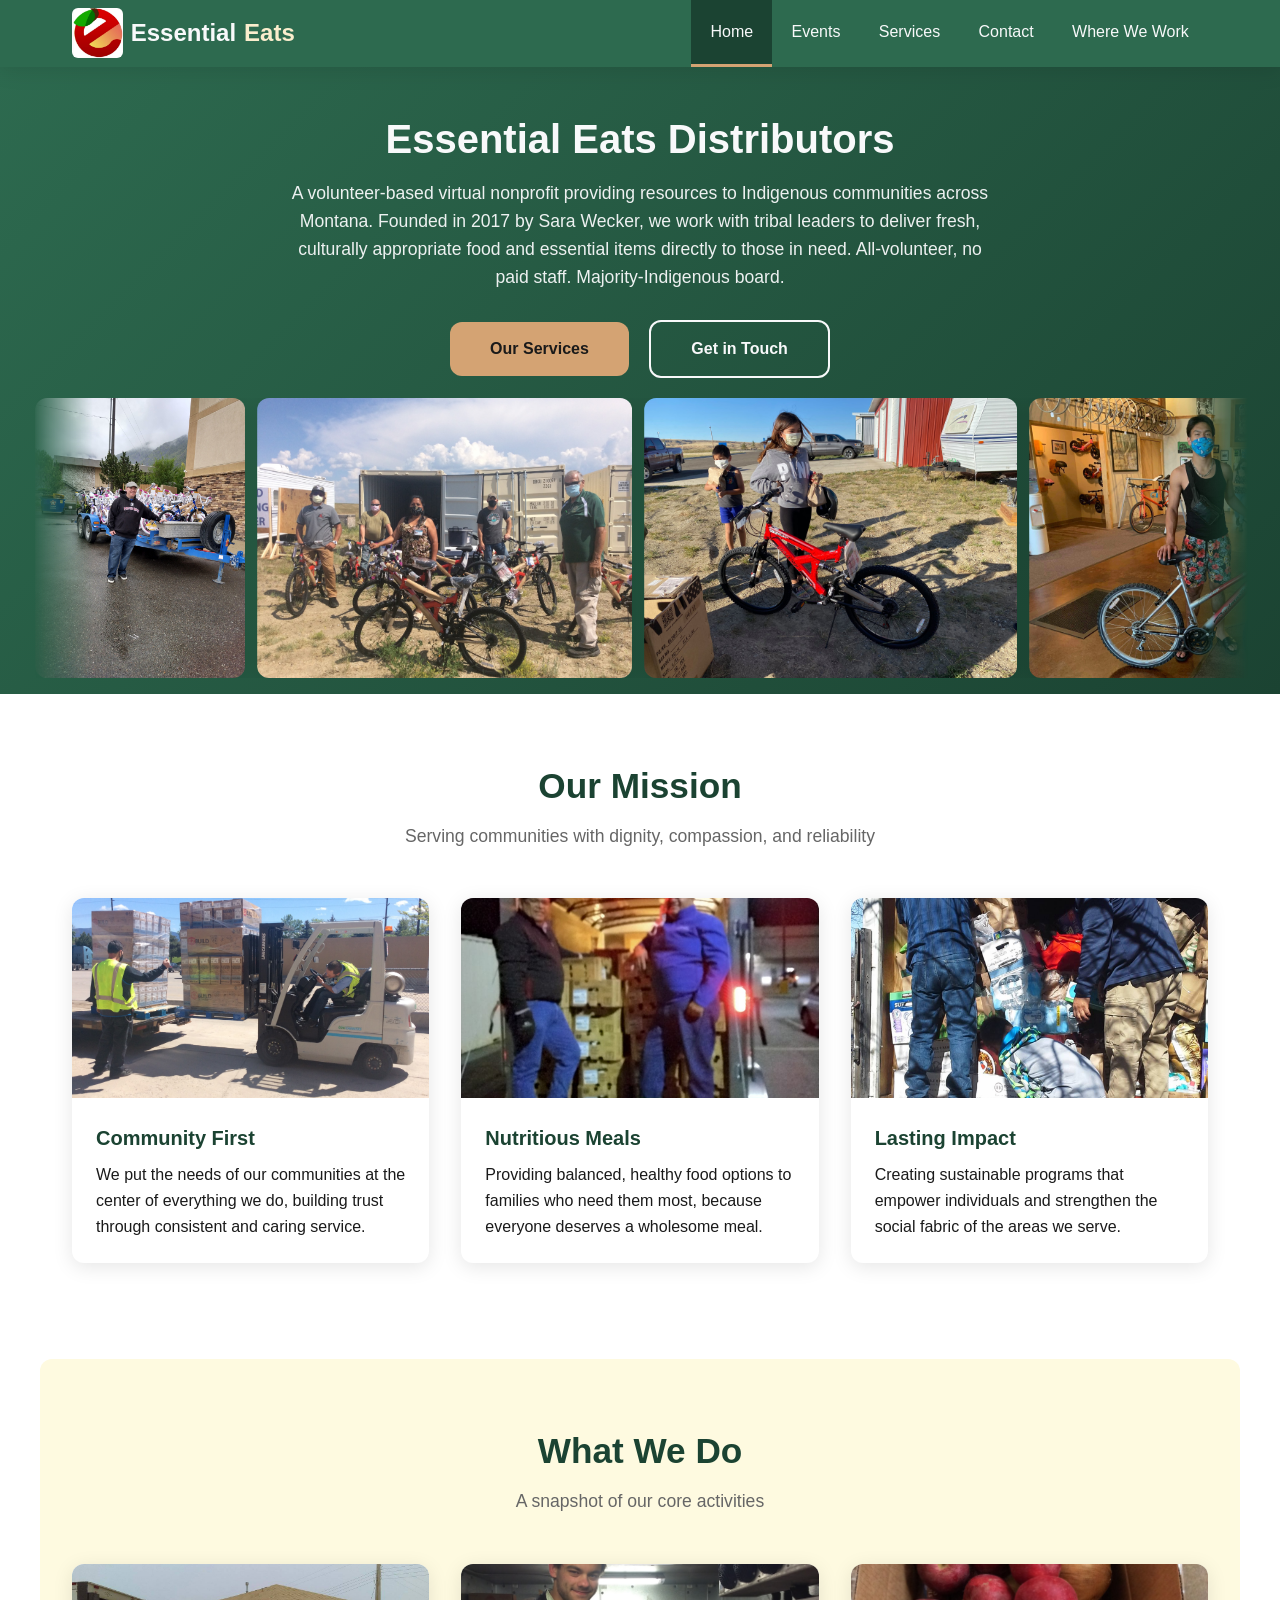
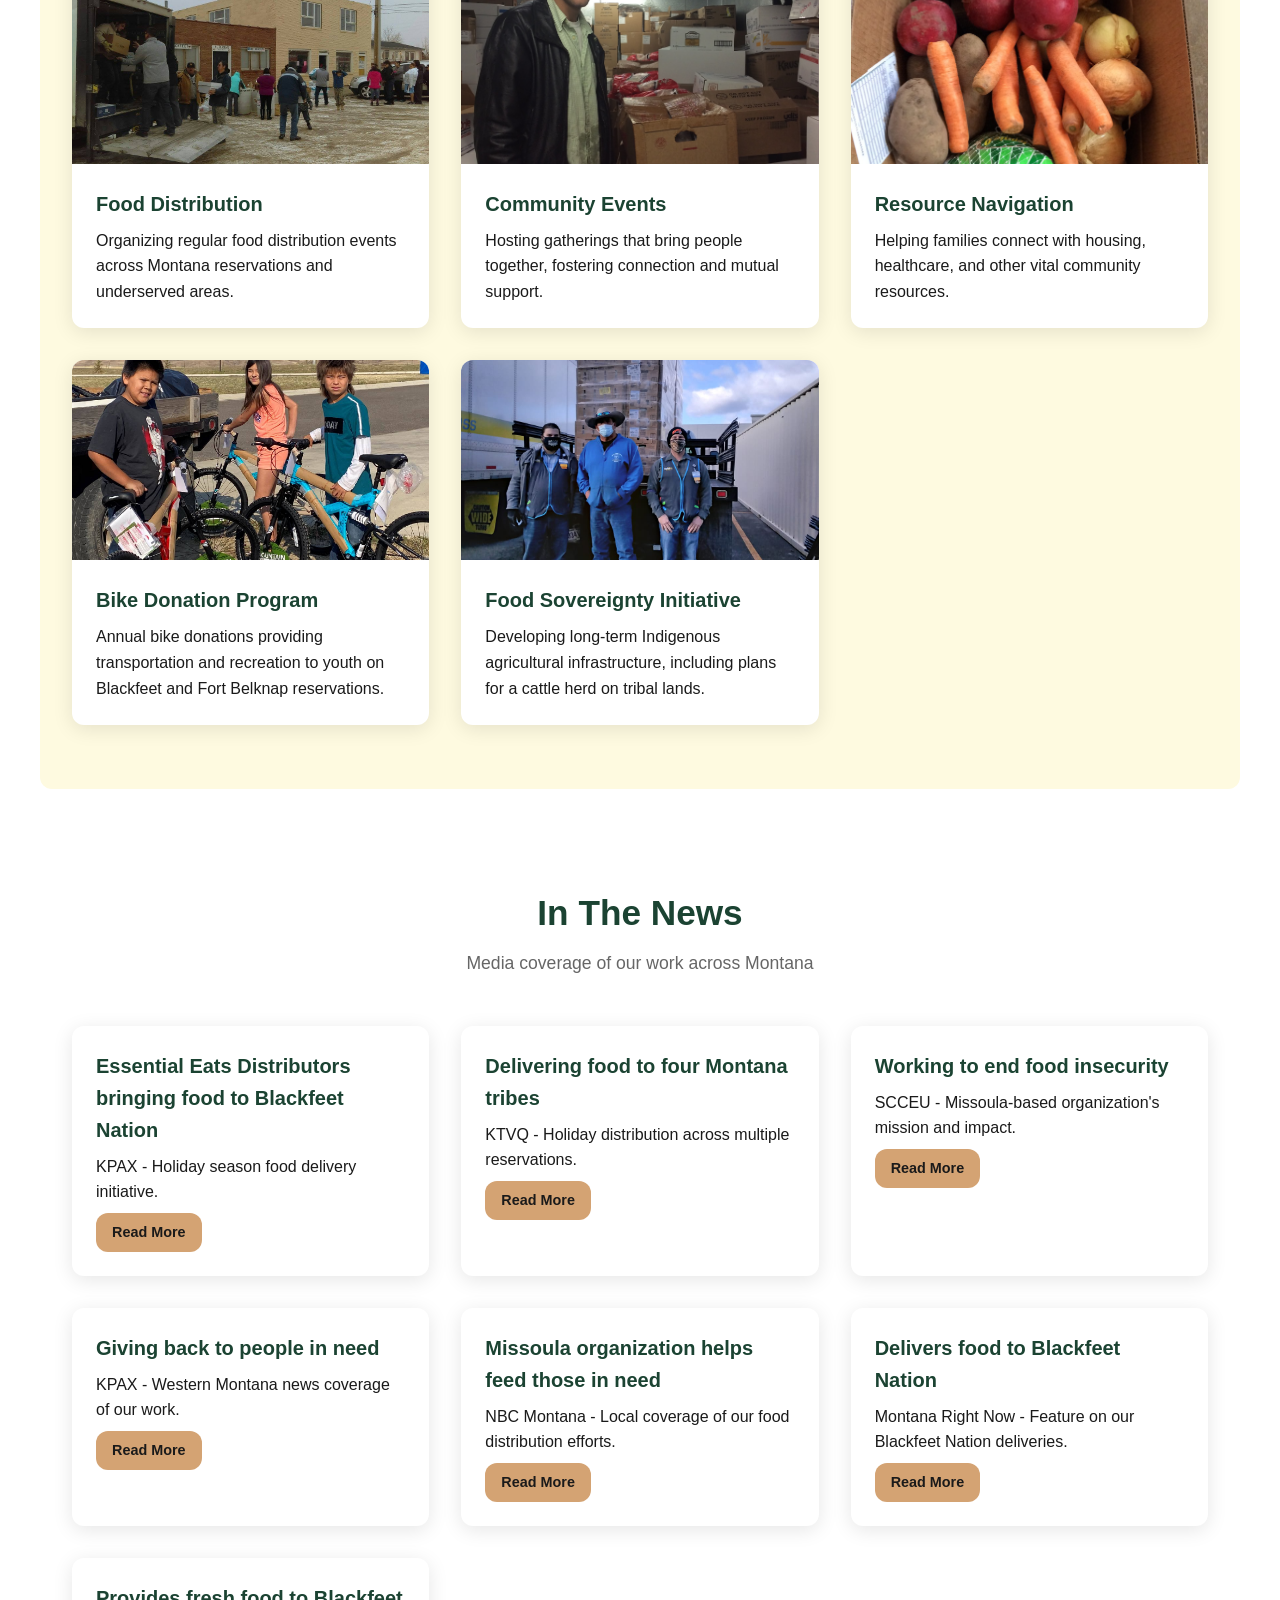
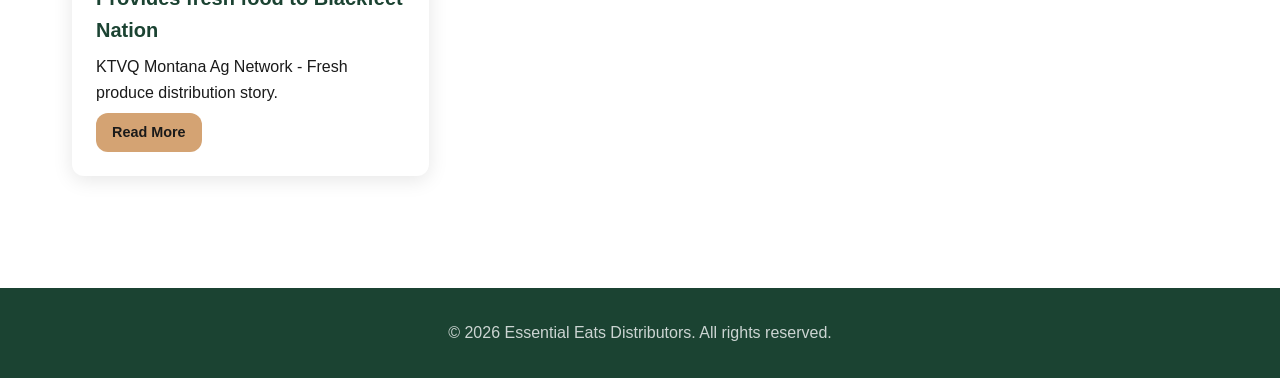
<file: index.html>
<!DOCTYPE html>
<html lang="en">
<head>
    <meta charset="UTF-8">
    <meta name="viewport" content="width=device-width, initial-scale=1.0">
    <title>Essential Eats Distributors</title>
    <link rel="stylesheet" href="css/style.css">
</head>
<body>
    <nav class="navbar">
        <div class="nav-container">
            <a href="index.html" class="logo"><img src="Photos/eedlogo.jpg" alt="Essential Eats Distributors Logo">Essential <span>Eats</span></a>
            <button class="menu-toggle" onclick="document.querySelector('.nav-links').classList.toggle('active')">&#9776;</button>
            <ul class="nav-links">
                <li><a href="index.html" class="active">Home</a></li>
                <li><a href="timeline.html">Events</a></li>
                <li><a href="services.html">Services</a></li>
                <li><a href="contact.html">Contact</a></li>
                <li><a href="map.html">Where We Work</a></li>
            </ul>
        </div>
    </nav>

    <header class="hero">
        <h1>Essential Eats Distributors</h1>
        <p>A volunteer-based virtual nonprofit providing resources to Indigenous communities across Montana. Founded in 2017 by Sara Wecker, we work with tribal leaders to deliver fresh, culturally appropriate food and essential items directly to those in need. All-volunteer, no paid staff. Majority-Indigenous board.</p>
        <div>
            <a href="services.html" class="hero-btn">Our Services</a>
            <a href="contact.html" class="hero-btn secondary">Get in Touch</a>
        </div>
        <div class="carousel-flow-wrapper">
            <div class="carousel-flow-track" id="carouselFlowTrack">
                <!-- Images injected by js/carousel.js -->
            </div>
        </div>
    </header>

    <section class="section">
        <h2 class="section-title">Our Mission</h2>
        <p class="section-subtitle">Serving communities with dignity, compassion, and reliability</p>
        <div class="card-grid">
            <div class="card">
                <div class="card-img">
                    <img src="Photos/foodforeed.jpg" alt="Food for EED distribution">
                </div>
                <div class="card-body">
                    <h3 class="card-title">Community First</h3>
                    <p>We put the needs of our communities at the center of everything we do, building trust through consistent and caring service.</p>
                </div>
            </div>
            <div class="card">
                <div class="card-img">
                    <img src="Photos/CrowNation_food.jpg" alt="Crow Nation food distribution">
                </div>
                <div class="card-body">
                    <h3 class="card-title">Nutritious Meals</h3>
                    <p>Providing balanced, healthy food options to families who need them most, because everyone deserves a wholesome meal.</p>
                </div>
            </div>
            <div class="card">
                <div class="card-img">
                    <img src="Photos/foodtruck.jpg" alt="Food truck serving communities">
                </div>
                <div class="card-body">
                    <h3 class="card-title">Lasting Impact</h3>
                    <p>Creating sustainable programs that empower individuals and strengthen the social fabric of the areas we serve.</p>
                </div>
            </div>
        </div>
    </section>

    <section class="section" style="background: var(--bg-cream); border-radius: var(--radius); margin: 2rem auto; max-width: 1200px;">
        <h2 class="section-title">What We Do</h2>
        <p class="section-subtitle">A snapshot of our core activities</p>
        <div class="card-grid">
            <div class="card">
                <div class="card-img">
                    <img src="Photos/first_order.jpg" alt="First order delivery">
                </div>
                <div class="card-body">
                    <h3 class="card-title">Food Distribution</h3>
                    <p>Organizing regular food distribution events across Montana reservations and underserved areas.</p>
                </div>
            </div>
            <div class="card">
                <div class="card-img">
                    <img src="Photos/oscar_turkeys.jpg" alt="Oscar turkeys community event">
                </div>
                <div class="card-body">
                    <h3 class="card-title">Community Events</h3>
                    <p>Hosting gatherings that bring people together, fostering connection and mutual support.</p>
                </div>
            </div>
            <div class="card">
                <div class="card-img">
                    <img src="Photos/hearty_meal.jpg" alt="Hearty meal served">
                </div>
                <div class="card-body">
                    <h3 class="card-title">Resource Navigation</h3>
                    <p>Helping families connect with housing, healthcare, and other vital community resources.</p>
                </div>
            </div>
            <div class="card">
                <div class="card-img">
                    <img src="Photos/kidsnbikes.jpg" alt="Kids with donated bikes">
                </div>
                <div class="card-body">
                    <h3 class="card-title">Bike Donation Program</h3>
                    <p>Annual bike donations providing transportation and recreation to youth on Blackfeet and Fort Belknap reservations.</p>
                </div>
            </div>
            <div class="card">
                <div class="card-img">
                    <img src="Photos/Nycheyenne_food.jpg" alt="Northern Cheyenne food distribution">
                </div>
                <div class="card-body">
                    <h3 class="card-title">Food Sovereignty Initiative</h3>
                    <p>Developing long-term Indigenous agricultural infrastructure, including plans for a cattle herd on tribal lands.</p>
                </div>
            </div>
        </div>
    </section>

    <section class="section">
        <h2 class="section-title">In The News</h2>
        <p class="section-subtitle">Media coverage of our work across Montana</p>
        <div class="card-grid">
            <div class="card">
                <div class="card-body">
                    <h3 class="card-title">Essential Eats Distributors bringing food to Blackfeet Nation</h3>
                    <p>KPAX - Holiday season food delivery initiative.</p>
                    <a href="https://www.kpax.com/news/local-news/essential-eats-distributors-in-missoula-is-bringing-food-to-the-blackfeet-nation-this-holiday-season" target="_blank" class="hero-btn" style="font-size: 0.9rem; padding: 0.5rem 1rem; margin: 0.5rem 0 0 0; display: inline-block;">Read More</a>
                </div>
            </div>
            <div class="card">
                <div class="card-body">
                    <h3 class="card-title">Delivering food to four Montana tribes</h3>
                    <p>KTVQ - Holiday distribution across multiple reservations.</p>
                    <a href="https://www.ktvq.com/essential-eats-distributors-to-deliver-food-to-four-different-montana-tribes-this-holiday-season" target="_blank" class="hero-btn" style="font-size: 0.9rem; padding: 0.5rem 1rem; margin: 0.5rem 0 0 0; display: inline-block;">Read More</a>
                </div>
            </div>
            <div class="card">
                <div class="card-body">
                    <h3 class="card-title">Working to end food insecurity</h3>
                    <p>SCCEU - Missoula-based organization's mission and impact.</p>
                    <a href="https://scceu.org/missoula-based-essential-eats-distributors-works-to-end-food-insecurity/" target="_blank" class="hero-btn" style="font-size: 0.9rem; padding: 0.5rem 1rem; margin: 0.5rem 0 0 0; display: inline-block;">Read More</a>
                </div>
            </div>
            <div class="card">
                <div class="card-body">
                    <h3 class="card-title">Giving back to people in need</h3>
                    <p>KPAX - Western Montana news coverage of our work.</p>
                    <a href="https://www.kpax.com/news/local-news/western-montana-news/missoula-based-essential-eats-distribution-gives-back-to-people-in-need" target="_blank" class="hero-btn" style="font-size: 0.9rem; padding: 0.5rem 1rem; margin: 0.5rem 0 0 0; display: inline-block;">Read More</a>
                </div>
            </div>
            <div class="card">
                <div class="card-body">
                    <h3 class="card-title">Missoula organization helps feed those in need</h3>
                    <p>NBC Montana - Local coverage of our food distribution efforts.</p>
                    <a href="https://nbcmontana.com/news/local/missoula-organization-helps-feed-those-in-need" target="_blank" class="hero-btn" style="font-size: 0.9rem; padding: 0.5rem 1rem; margin: 0.5rem 0 0 0; display: inline-block;">Read More</a>
                </div>
            </div>
            <div class="card">
                <div class="card-body">
                    <h3 class="card-title">Delivers food to Blackfeet Nation</h3>
                    <p>Montana Right Now - Feature on our Blackfeet Nation deliveries.</p>
                    <a href="https://www.montanarightnow.com/missoula/essential-eats-distributors-delivers-food-to-blackfeet-nation/article_b682b654-508f-11e9-9e77-dffab48b0414.html" target="_blank" class="hero-btn" style="font-size: 0.9rem; padding: 0.5rem 1rem; margin: 0.5rem 0 0 0; display: inline-block;">Read More</a>
                </div>
            </div>
            <div class="card">
                <div class="card-body">
                    <h3 class="card-title">Provides fresh food to Blackfeet Nation</h3>
                    <p>KTVQ Montana Ag Network - Fresh produce distribution story.</p>
                    <a href="https://www.ktvq.com/news/montana-ag-network/2018/10/25/montana-ag-network-essential-eats-provides-fresh-food-to-blackfeet-nation/" target="_blank" class="hero-btn" style="font-size: 0.9rem; padding: 0.5rem 1rem; margin: 0.5rem 0 0 0; display: inline-block;">Read More</a>
                </div>
            </div>
        </div>
    </section>

    <footer class="footer">
        <p>&copy; 2026 Essential Eats Distributors. All rights reserved.</p>
    </footer>

    <script src="js/carousel.js"></script>
</body>
</html>
</file>
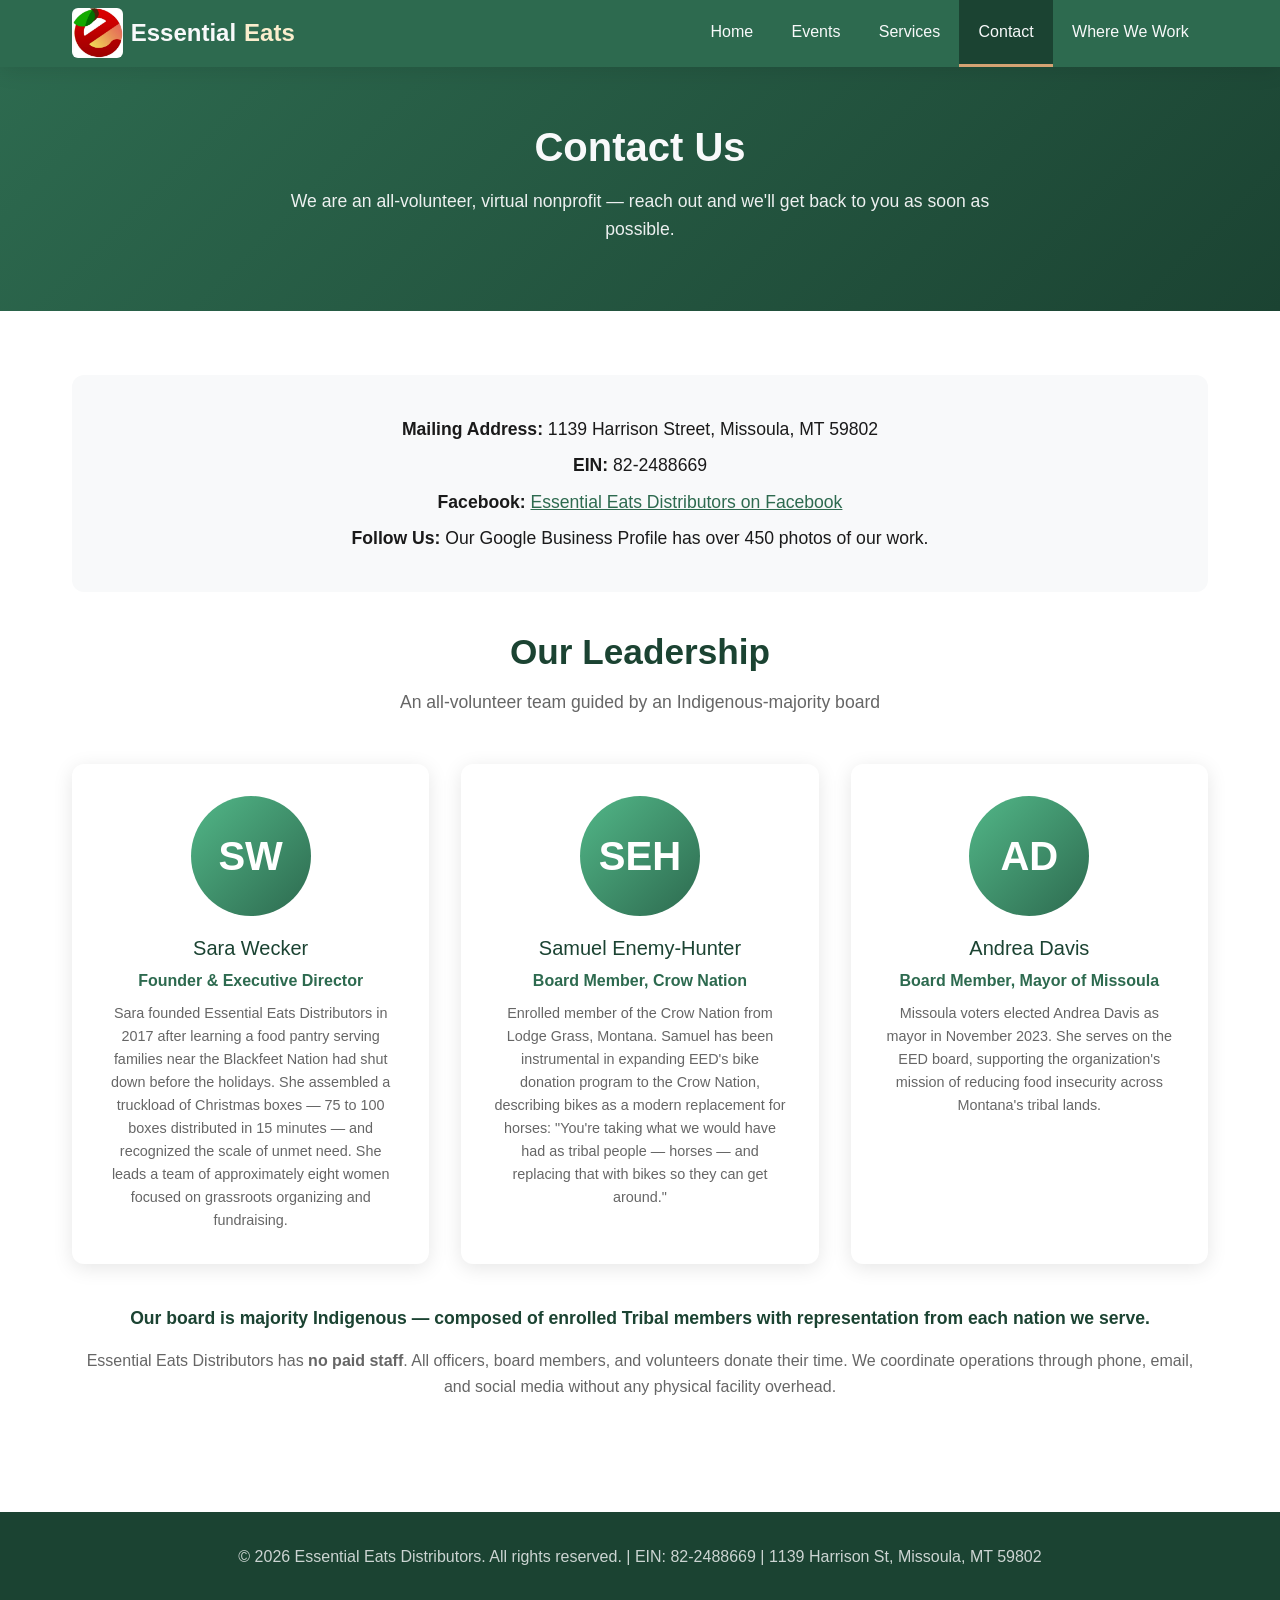
<file: contact.html>
<!DOCTYPE html>
<html lang="en">
<head>
    <meta charset="UTF-8">
    <meta name="viewport" content="width=device-width, initial-scale=1.0">
    <title>Contact - Essential Eats Distributors</title>
    <link rel="stylesheet" href="css/style.css">
</head>
<body>
    <nav class="navbar">
        <div class="nav-container">
            <a href="index.html" class="logo"><img src="Photos/eedlogo.jpg" alt="Essential Eats Distributors Logo">Essential <span>Eats</span></a>
            <button class="menu-toggle" onclick="document.querySelector('.nav-links').classList.toggle('active')">&#9776;</button>
            <ul class="nav-links">
                <li><a href="index.html">Home</a></li>
                <li><a href="timeline.html">Events</a></li>
                <li><a href="services.html">Services</a></li>
                <li><a href="contact.html" class="active">Contact</a></li>
                <li><a href="map.html">Where We Work</a></li>
            </ul>
        </div>
    </nav>

    <header class="hero" style="padding: 3rem 2rem;">
        <h1>Contact Us</h1>
        <p>We are an all-volunteer, virtual nonprofit — reach out and we'll get back to you as soon as possible.</p>
    </header>

    <section class="section">
        <div class="contact-info">
            <p><strong>Mailing Address:</strong> 1139 Harrison Street, Missoula, MT 59802</p>
            <p><strong>EIN:</strong> 82-2488669</p>
            <p><strong>Facebook:</strong> <a href="https://www.facebook.com/essentialeatsdistributors" target="_blank" style="color: var(--primary);">Essential Eats Distributors on Facebook</a></p>
            <p><strong>Follow Us:</strong> Our Google Business Profile has over 450 photos of our work.</p>
        </div>

        <h2 class="section-title">Our Leadership</h2>
        <p class="section-subtitle">An all-volunteer team guided by an Indigenous-majority board</p>

        <div class="staff-grid">
            <div class="staff-card">
                <div class="staff-avatar">SW</div>
                <div class="staff-name">Sara Wecker</div>
                <div class="staff-role">Founder & Executive Director</div>
                <p style="font-size: 0.9rem; color: #666; margin-top: 0.5rem;">Sara founded Essential Eats Distributors in 2017 after learning a food pantry serving families near the Blackfeet Nation had shut down before the holidays. She assembled a truckload of Christmas boxes — 75 to 100 boxes distributed in 15 minutes — and recognized the scale of unmet need. She leads a team of approximately eight women focused on grassroots organizing and fundraising.</p>
            </div>

            <div class="staff-card">
                <div class="staff-avatar">SEH</div>
                <div class="staff-name">Samuel Enemy-Hunter</div>
                <div class="staff-role">Board Member, Crow Nation</div>
                <p style="font-size: 0.9rem; color: #666; margin-top: 0.5rem;">Enrolled member of the Crow Nation from Lodge Grass, Montana. Samuel has been instrumental in expanding EED's bike donation program to the Crow Nation, describing bikes as a modern replacement for horses: "You're taking what we would have had as tribal people — horses — and replacing that with bikes so they can get around."</p>
            </div>

            <div class="staff-card">
                <div class="staff-avatar">AD</div>
                <div class="staff-name">Andrea Davis</div>
                <div class="staff-role">Board Member, Mayor of Missoula</div>
                <p style="font-size: 0.9rem; color: #666; margin-top: 0.5rem;">Missoula voters elected Andrea Davis as mayor in November 2023. She serves on the EED board, supporting the organization's mission of reducing food insecurity across Montana's tribal lands.</p>
            </div>
        </div>

        <p style="text-align: center; margin-top: 2.5rem; color: var(--primary-dark); font-weight: 600; font-size: 1.1rem;">
            Our board is majority Indigenous — composed of enrolled Tribal members with representation from each nation we serve.
        </p>
        <p style="text-align: center; margin-top: 1rem; color: #666;">
            Essential Eats Distributors has <strong>no paid staff</strong>. All officers, board members, and volunteers donate their time.
            We coordinate operations through phone, email, and social media without any physical facility overhead.
        </p>
    </section>

    <footer class="footer">
        <p>&copy; 2026 Essential Eats Distributors. All rights reserved. | EIN: 82-2488669 | 1139 Harrison St, Missoula, MT 59802</p>
    </footer>
</body>
</html>
</file>
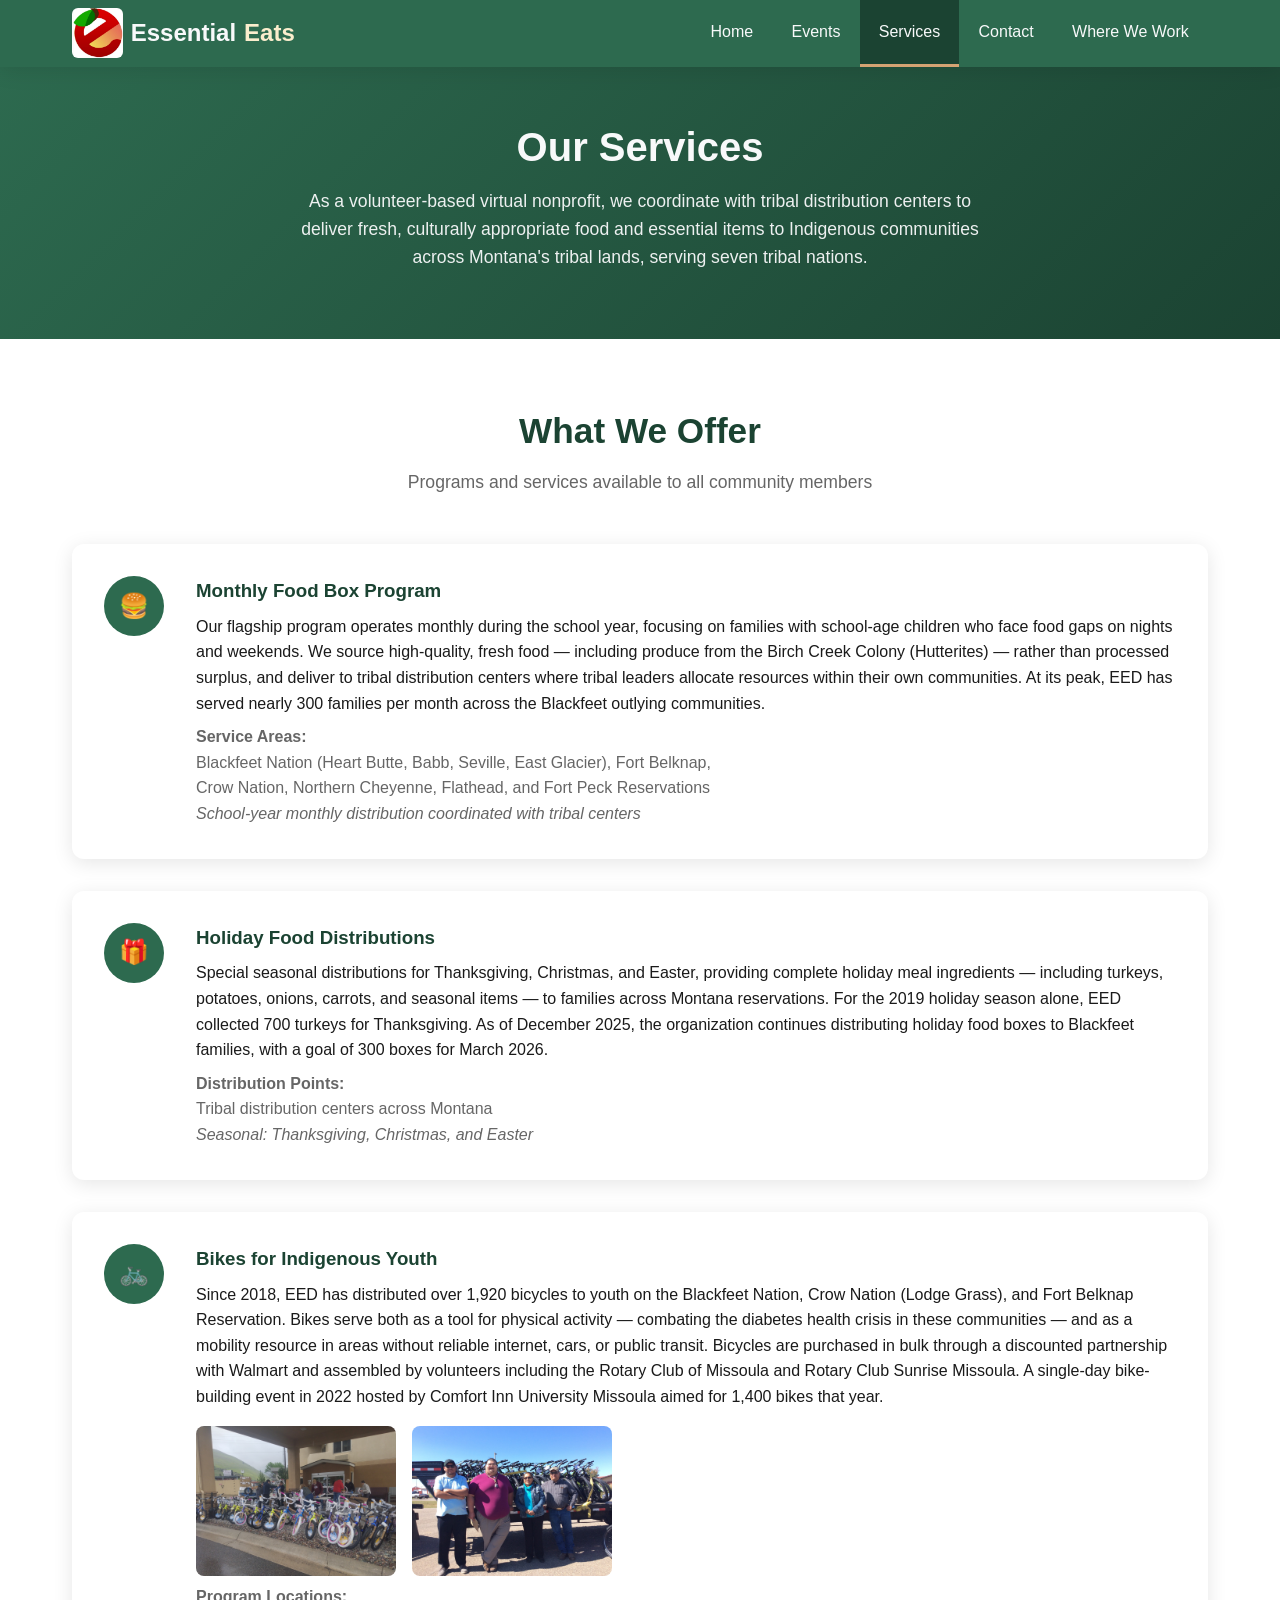
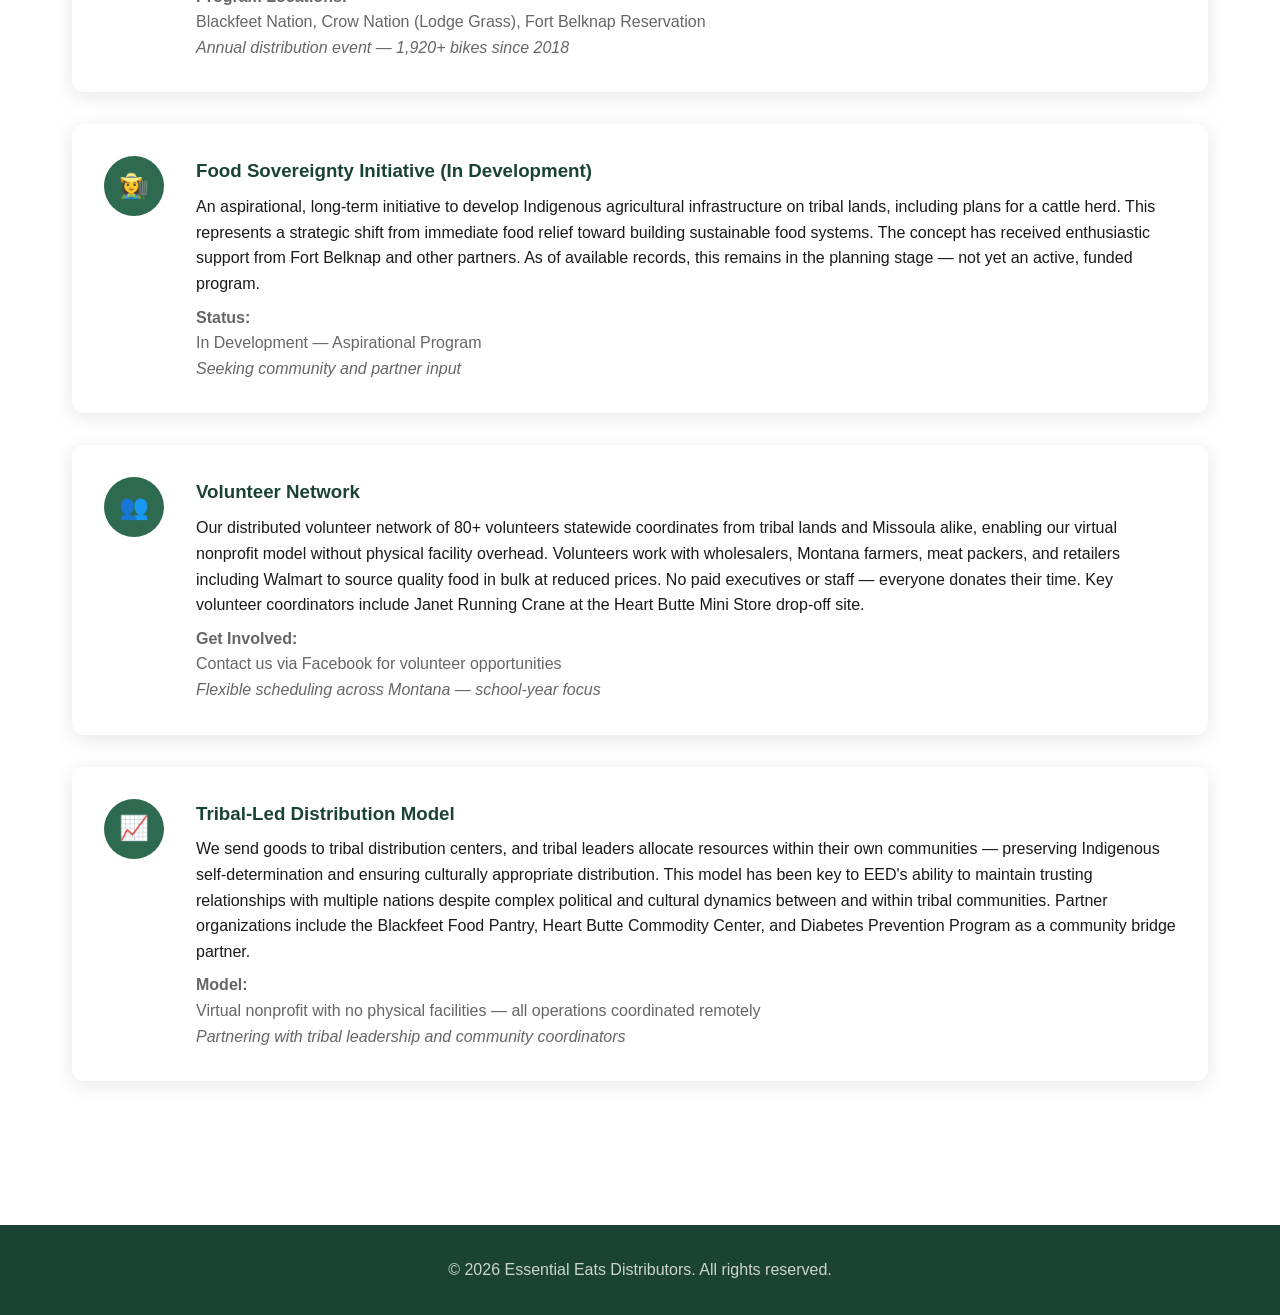
<file: services.html>
<!DOCTYPE html>
<html lang="en">
<head>
    <meta charset="UTF-8">
    <meta name="viewport" content="width=device-width, initial-scale=1.0">
    <title>Services - Essential Eats Distributors</title>
    <link rel="stylesheet" href="css/style.css">
</head>
<body>
    <nav class="navbar">
        <div class="nav-container">
            <a href="index.html" class="logo"><img src="Photos/eedlogo.jpg" alt="Essential Eats Distributors Logo">Essential <span>Eats</span></a>
            <button class="menu-toggle" onclick="document.querySelector('.nav-links').classList.toggle('active')">&#9776;</button>
            <ul class="nav-links">
                <li><a href="index.html">Home</a></li>
                <li><a href="timeline.html">Events</a></li>
                <li><a href="services.html" class="active">Services</a></li>
                <li><a href="contact.html">Contact</a></li>
                <li><a href="map.html">Where We Work</a></li>
            </ul>
        </div>
    </nav>

    <header class="hero" style="padding: 3rem 2rem;">
        <h1>Our Services</h1>
        <p>As a volunteer-based virtual nonprofit, we coordinate with tribal distribution centers to deliver fresh, culturally appropriate food and essential items to Indigenous communities across Montana's tribal lands, serving seven tribal nations.</p>
    </header>

    <section class="section">
        <h2 class="section-title">What We Offer</h2>
        <p class="section-subtitle">Programs and services available to all community members</p>

        <div class="service-item">
            <div class="service-icon">&#127828;</div>
            <div class="service-info">
                <h3>Monthly Food Box Program</h3>
                <p>Our flagship program operates monthly during the school year, focusing on families with school-age children who face food gaps on nights and weekends. We source high-quality, fresh food — including produce from the Birch Creek Colony (Hutterites) — rather than processed surplus, and deliver to tribal distribution centers where tribal leaders allocate resources within their own communities. At its peak, EED has served nearly 300 families per month across the Blackfeet outlying communities.</p>
                <address class="service-address">
                    <strong>Service Areas:</strong><br>
                    Blackfeet Nation (Heart Butte, Babb, Seville, East Glacier), Fort Belknap,<br>
                    Crow Nation, Northern Cheyenne, Flathead, and Fort Peck Reservations<br>
                    <em>School-year monthly distribution coordinated with tribal centers</em>
                </address>
            </div>
        </div>

        <div class="service-item">
            <div class="service-icon">&#127873;</div>
            <div class="service-info">
                <h3>Holiday Food Distributions</h3>
                <p>Special seasonal distributions for Thanksgiving, Christmas, and Easter, providing complete holiday meal ingredients — including turkeys, potatoes, onions, carrots, and seasonal items — to families across Montana reservations. For the 2019 holiday season alone, EED collected 700 turkeys for Thanksgiving. As of December 2025, the organization continues distributing holiday food boxes to Blackfeet families, with a goal of 300 boxes for March 2026.</p>
                <address class="service-address">
                    <strong>Distribution Points:</strong><br>
                    Tribal distribution centers across Montana<br>
                    <em>Seasonal: Thanksgiving, Christmas, and Easter</em>
                </address>
            </div>
        </div>

        <div class="service-item">
            <div class="service-icon">&#128690;</div>
            <div class="service-info">
                <h3>Bikes for Indigenous Youth</h3>
                <p>Since 2018, EED has distributed over 1,920 bicycles to youth on the Blackfeet Nation, Crow Nation (Lodge Grass), and Fort Belknap Reservation. Bikes serve both as a tool for physical activity — combating the diabetes health crisis in these communities — and as a mobility resource in areas without reliable internet, cars, or public transit. Bicycles are purchased in bulk through a discounted partnership with Walmart and assembled by volunteers including the Rotary Club of Missoula and Rotary Club Sunrise Missoula. A single-day bike-building event in 2022 hosted by Comfort Inn University Missoula aimed for 1,400 bikes that year.</p>
                <div style="display: flex; gap: 1rem; margin-top: 1rem; flex-wrap: wrap;">
                    <img src="Photos/bikes1.jpg" alt="Bikes being delivered" style="width: 200px; height: 150px; object-fit: cover; border-radius: 8px;">
                    <img src="Photos/bikes24belknap.jpg" alt="Bikes at Fort Belknap" style="width: 200px; height: 150px; object-fit: cover; border-radius: 8px;">
                </div>
                <address class="service-address">
                    <strong>Program Locations:</strong><br>
                    Blackfeet Nation, Crow Nation (Lodge Grass), Fort Belknap Reservation<br>
                    <em>Annual distribution event — 1,920+ bikes since 2018</em>
                </address>
            </div>
        </div>

        <div class="service-item">
            <div class="service-icon">&#128105;&#8205;&#127806;</div>
            <div class="service-info">
                <h3>Food Sovereignty Initiative (In Development)</h3>
                <p>An aspirational, long-term initiative to develop Indigenous agricultural infrastructure on tribal lands, including plans for a cattle herd. This represents a strategic shift from immediate food relief toward building sustainable food systems. The concept has received enthusiastic support from Fort Belknap and other partners. As of available records, this remains in the planning stage — not yet an active, funded program.</p>
                <address class="service-address">
                    <strong>Status:</strong><br>
                    In Development — Aspirational Program<br>
                    <em>Seeking community and partner input</em>
                </address>
            </div>
        </div>

        <div class="service-item">
            <div class="service-icon">&#128101;</div>
            <div class="service-info">
                <h3>Volunteer Network</h3>
                <p>Our distributed volunteer network of 80+ volunteers statewide coordinates from tribal lands and Missoula alike, enabling our virtual nonprofit model without physical facility overhead. Volunteers work with wholesalers, Montana farmers, meat packers, and retailers including Walmart to source quality food in bulk at reduced prices. No paid executives or staff — everyone donates their time. Key volunteer coordinators include Janet Running Crane at the Heart Butte Mini Store drop-off site.</p>
                <address class="service-address">
                    <strong>Get Involved:</strong><br>
                    Contact us via Facebook for volunteer opportunities<br>
                    <em>Flexible scheduling across Montana — school-year focus</em>
                </address>
            </div>
        </div>

        <div class="service-item">
            <div class="service-icon">&#128200;</div>
            <div class="service-info">
                <h3>Tribal-Led Distribution Model</h3>
                <p>We send goods to tribal distribution centers, and tribal leaders allocate resources within their own communities — preserving Indigenous self-determination and ensuring culturally appropriate distribution. This model has been key to EED's ability to maintain trusting relationships with multiple nations despite complex political and cultural dynamics between and within tribal communities. Partner organizations include the Blackfeet Food Pantry, Heart Butte Commodity Center, and Diabetes Prevention Program as a community bridge partner.</p>
                <address class="service-address">
                    <strong>Model:</strong><br>
                    Virtual nonprofit with no physical facilities — all operations coordinated remotely<br>
                    <em>Partnering with tribal leadership and community coordinators</em>
                </address>
            </div>
        </div>
    </section>

    <footer class="footer">
        <p>&copy; 2026 Essential Eats Distributors. All rights reserved.</p>
    </footer>
</body>
</html>
</file>
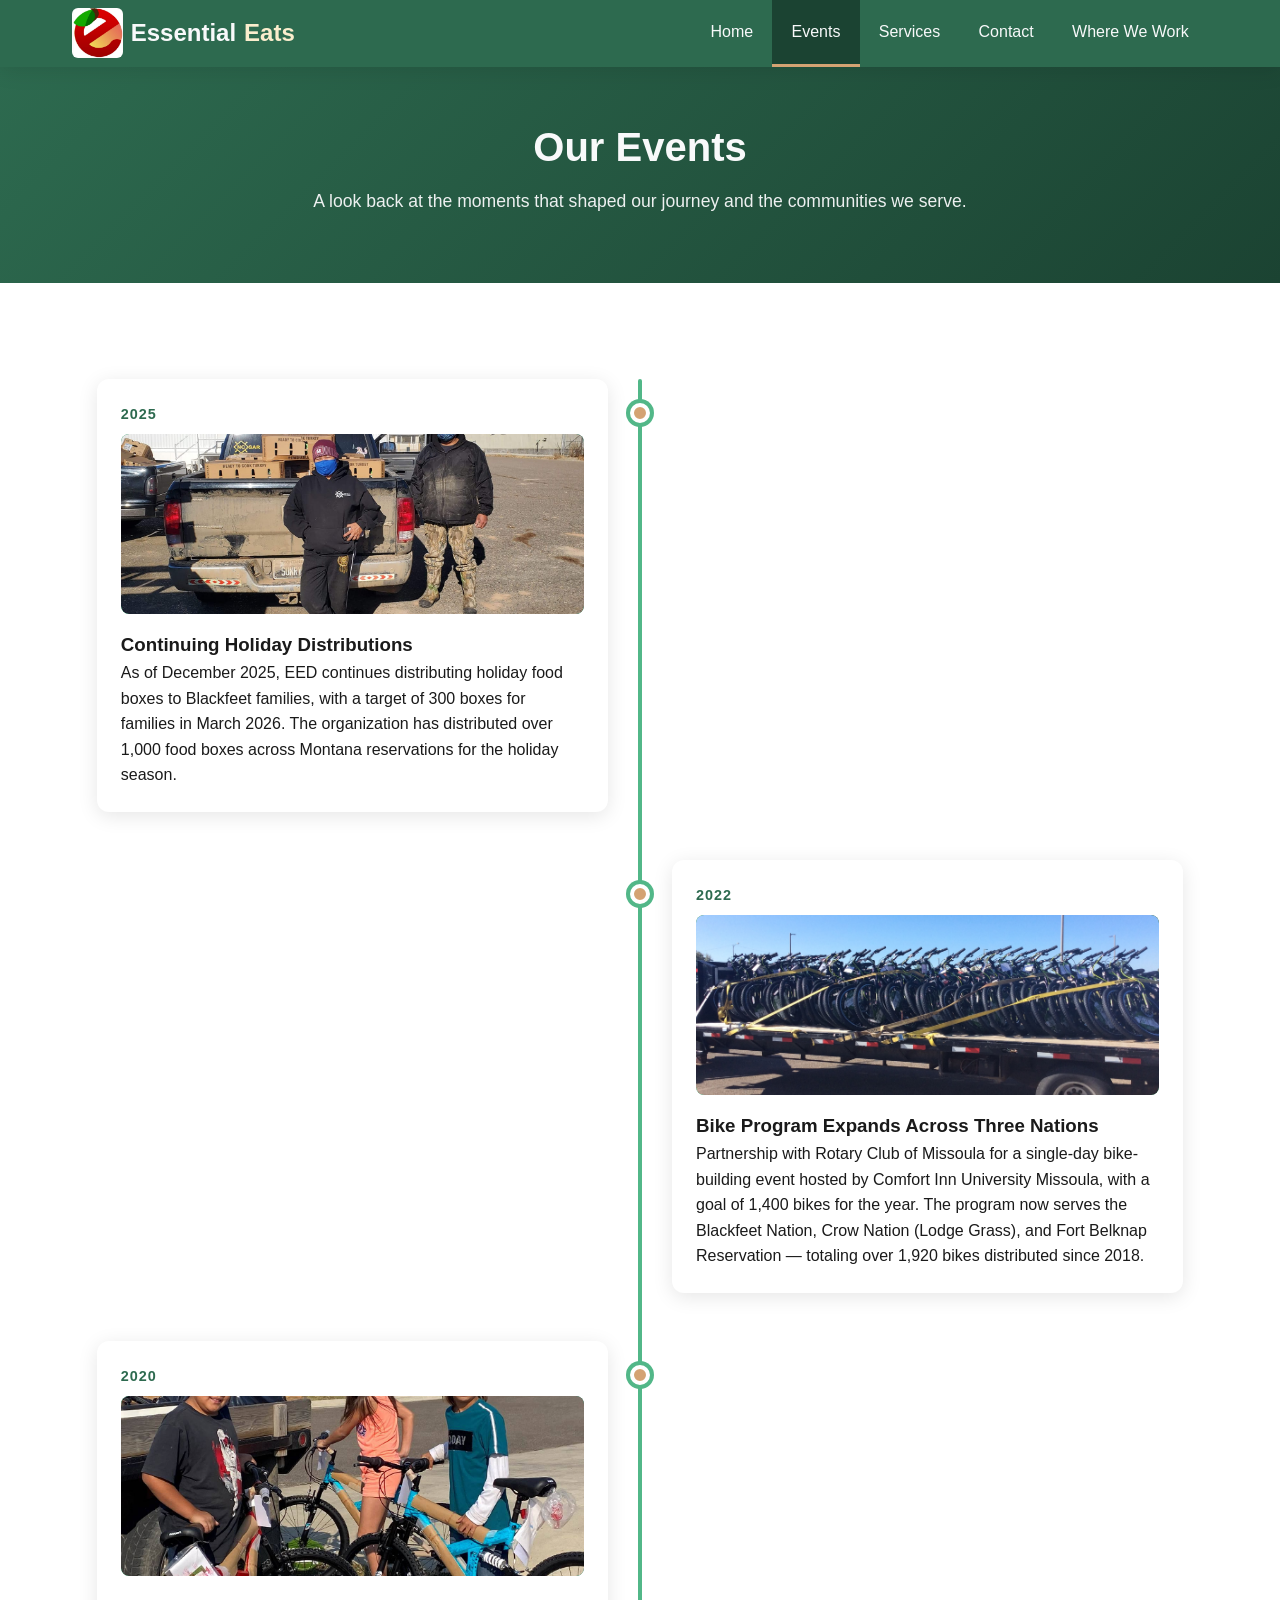
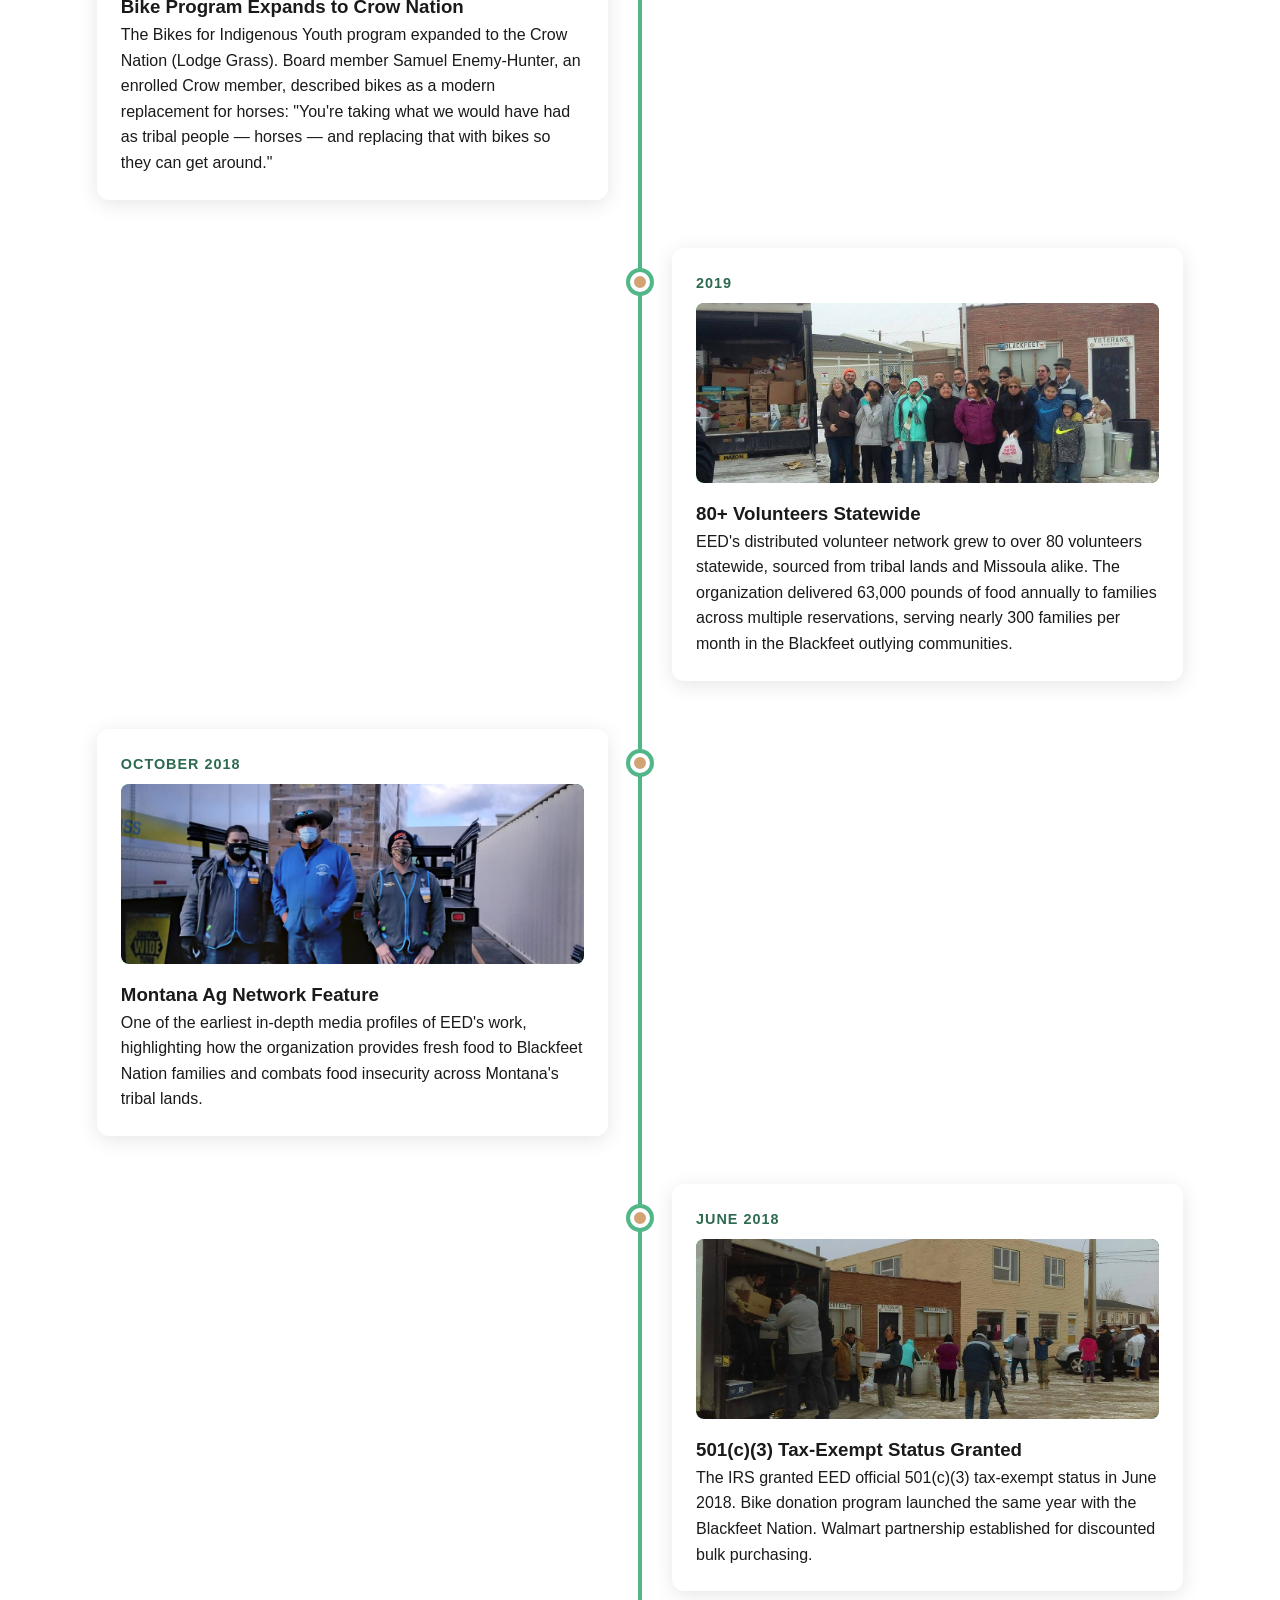
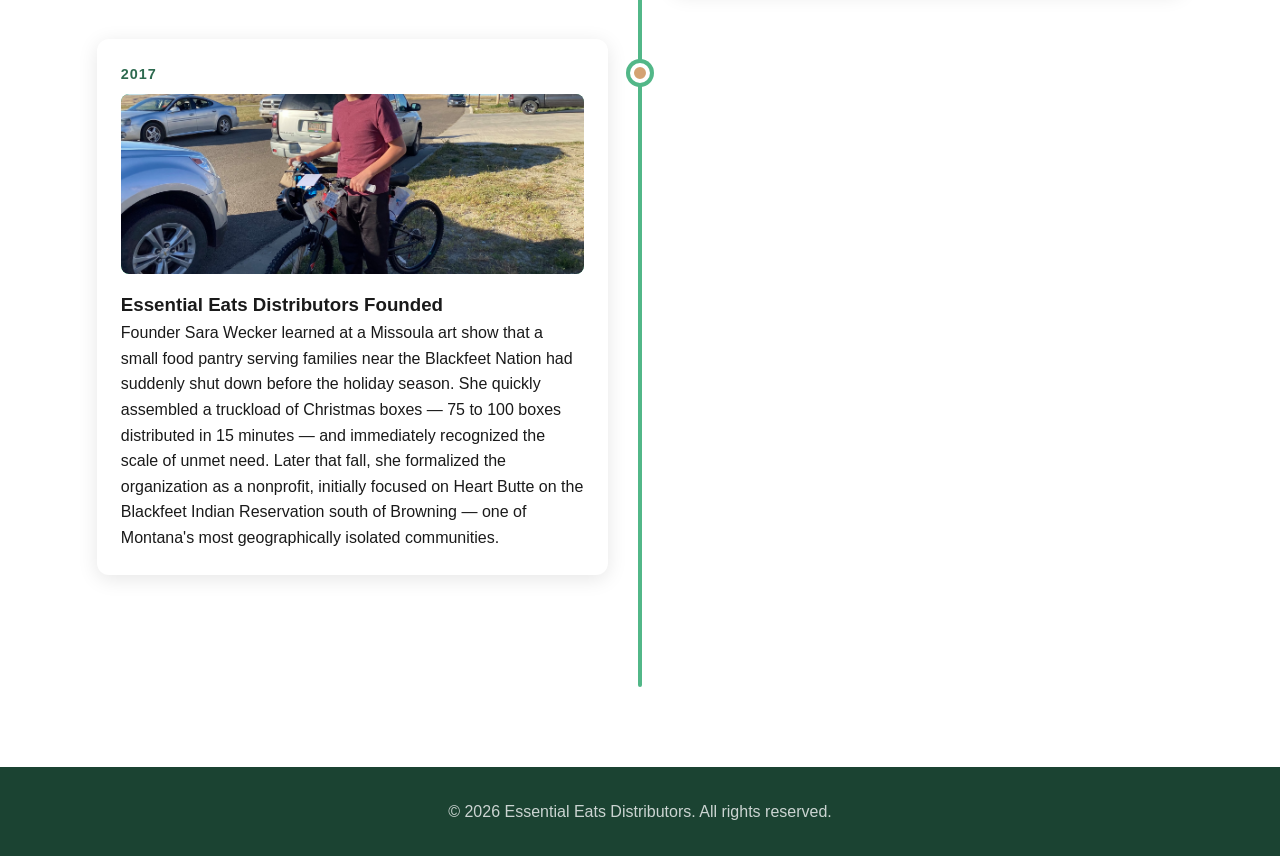
<file: timeline.html>
<!DOCTYPE html>
<html lang="en">
<head>
    <meta charset="UTF-8">
    <meta name="viewport" content="width=device-width, initial-scale=1.0">
    <title>Events - Essential Eats Distributors</title>
    <link rel="stylesheet" href="css/style.css">
</head>
<body>
    <nav class="navbar">
        <div class="nav-container">
            <a href="index.html" class="logo"><img src="Photos/eedlogo.jpg" alt="Essential Eats Distributors Logo">Essential <span>Eats</span></a>
            <button class="menu-toggle" onclick="document.querySelector('.nav-links').classList.toggle('active')">&#9776;</button>
            <ul class="nav-links">
                <li><a href="index.html">Home</a></li>
                <li><a href="timeline.html" class="active">Events</a></li>
                <li><a href="services.html">Services</a></li>
                <li><a href="contact.html">Contact</a></li>
                <li><a href="map.html">Where We Work</a></li>
            </ul>
        </div>
    </nav>

    <header class="hero" style="padding: 3rem 2rem;">
        <h1>Our Events</h1>
        <p>A look back at the moments that shaped our journey and the communities we serve.</p>
    </header>

    <section class="section">
        <div class="timeline">
            <div class="timeline-item">
                <div class="timeline-dot"></div>
                <div class="timeline-content">
                    <div class="timeline-date">2025</div>
                    <div class="timeline-img"><img src="Photos/NCheyenne_turkeys.jpg" alt="Holiday turkey distribution"></div>
                    <h3>Continuing Holiday Distributions</h3>
                    <p>As of December 2025, EED continues distributing holiday food boxes to Blackfeet families, with a target of 300 boxes for families in March 2026. The organization has distributed over 1,000 food boxes across Montana reservations for the holiday season.</p>
                </div>
            </div>

            <div class="timeline-item">
                <div class="timeline-dot"></div>
                <div class="timeline-content">
                    <div class="timeline-date">2022</div>
                    <div class="timeline-img"><img src="Photos/bikesfortbelknap.jpg" alt="Bikes at Fort Belknap"></div>
                    <h3>Bike Program Expands Across Three Nations</h3>
                    <p>Partnership with Rotary Club of Missoula for a single-day bike-building event hosted by Comfort Inn University Missoula, with a goal of 1,400 bikes for the year. The program now serves the Blackfeet Nation, Crow Nation (Lodge Grass), and Fort Belknap Reservation — totaling over 1,920 bikes distributed since 2018.</p>
                </div>
            </div>

            <div class="timeline-item">
                <div class="timeline-dot"></div>
                <div class="timeline-content">
                    <div class="timeline-date">2020</div>
                    <div class="timeline-img"><img src="Photos/kidsnbikes.jpg" alt="Bike program expands"></div>
                    <h3>Bike Program Expands to Crow Nation</h3>
                    <p>The Bikes for Indigenous Youth program expanded to the Crow Nation (Lodge Grass). Board member Samuel Enemy-Hunter, an enrolled Crow member, described bikes as a modern replacement for horses: "You're taking what we would have had as tribal people — horses — and replacing that with bikes so they can get around."</p>
                </div>
            </div>

            <div class="timeline-item">
                <div class="timeline-dot"></div>
                <div class="timeline-content">
                    <div class="timeline-date">2019</div>
                    <div class="timeline-img"><img src="Photos/firstorder2.jpg" alt="Volunteers and second order"></div>
                    <h3>80+ Volunteers Statewide</h3>
                    <p>EED's distributed volunteer network grew to over 80 volunteers statewide, sourced from tribal lands and Missoula alike. The organization delivered 63,000 pounds of food annually to families across multiple reservations, serving nearly 300 families per month in the Blackfeet outlying communities.</p>
                </div>
            </div>

            <div class="timeline-item">
                <div class="timeline-dot"></div>
                <div class="timeline-content">
                    <div class="timeline-date">October 2018</div>
                    <div class="timeline-img"><img src="Photos/Nycheyenne_food.jpg" alt="Northern Cheyenne food distribution media coverage"></div>
                    <h3>Montana Ag Network Feature</h3>
                    <p>One of the earliest in-depth media profiles of EED's work, highlighting how the organization provides fresh food to Blackfeet Nation families and combats food insecurity across Montana's tribal lands.</p>
                </div>
            </div>

            <div class="timeline-item">
                <div class="timeline-dot"></div>
                <div class="timeline-content">
                    <div class="timeline-date">June 2018</div>
                    <div class="timeline-img"><img src="Photos/first_order.jpg" alt="First distribution"></div>
                    <h3>501(c)(3) Tax-Exempt Status Granted</h3>
                    <p>The IRS granted EED official 501(c)(3) tax-exempt status in June 2018. Bike donation program launched the same year with the Blackfeet Nation. Walmart partnership established for discounted bulk purchasing.</p>
                </div>
            </div>

            <div class="timeline-item">
                <div class="timeline-dot"></div>
                <div class="timeline-content">
                    <div class="timeline-date">2017</div>
                    <div class="timeline-img"><img src="Photos/kidnbike.jpg" alt="Founding days"></div>
                    <h3>Essential Eats Distributors Founded</h3>
                    <p>Founder Sara Wecker learned at a Missoula art show that a small food pantry serving families near the Blackfeet Nation had suddenly shut down before the holiday season. She quickly assembled a truckload of Christmas boxes — 75 to 100 boxes distributed in 15 minutes — and immediately recognized the scale of unmet need. Later that fall, she formalized the organization as a nonprofit, initially focused on Heart Butte on the Blackfeet Indian Reservation south of Browning — one of Montana's most geographically isolated communities.</p>
                </div>
            </div>
        </div>
    </section>

    <footer class="footer">
        <p>&copy; 2026 Essential Eats Distributors. All rights reserved.</p>
    </footer>
</body>
</html>
</file>
<file: css/style.css>
/* Essential Eats Distributors - Main Styles */
:root {
    --primary: #2d6a4f;
    --primary-dark: #1b4332;
    --primary-light: #52b788;
    --accent: #d4a373;
    --accent-light: #faedcd;
    --text-dark: #1a1a1a;
    --text-light: #f8f9fa;
    --bg-light: #f8f9fa;
    --bg-cream: #fefae0;
    --shadow: 0 4px 20px rgba(0,0,0,0.1);
    --radius: 12px;
    --transition: all 0.3s ease;
}

* {
    margin: 0;
    padding: 0;
    box-sizing: border-box;
}

body {
    font-family: 'Segoe UI', Tahoma, Geneva, Verdana, sans-serif;
    color: var(--text-dark);
    line-height: 1.6;
    background: #fff;
}

/* Navigation */
.navbar {
    background: var(--primary);
    padding: 0;
    position: sticky;
    top: 0;
    z-index: 1000;
    box-shadow: var(--shadow);
}

.nav-container {
    max-width: 1200px;
    margin: 0 auto;
    display: flex;
    justify-content: space-between;
    align-items: center;
    padding: 0 2rem;
}

.logo {
    color: var(--text-light);
    font-size: 1.5rem;
    font-weight: 700;
    padding: 0.5rem 0;
    text-decoration: none;
    display: flex;
    align-items: center;
    gap: 0.5rem;
}

.logo img {
    height: 50px;
    width: auto;
    border-radius: 6px;
}

.logo span {
    color: var(--accent-light);
}

.nav-links {
    display: flex;
    list-style: none;
    gap: 0;
}

.nav-links a {
    color: var(--text-light);
    text-decoration: none;
    padding: 1.2rem 1.2rem;
    display: block;
    transition: var(--transition);
    font-weight: 500;
    border-bottom: 3px solid transparent;
}

.nav-links a:hover,
.nav-links a.active {
    background: var(--primary-dark);
    border-bottom-color: var(--accent);
}

/* Hero Section */
.hero {
    background: linear-gradient(135deg, var(--primary) 0%, var(--primary-dark) 100%);
    color: var(--text-light);
    padding: 2.5rem 2rem 1rem;
    text-align: center;
}

.hero h1 {
    font-size: 2.5rem;
    margin-bottom: 0.5rem;
    font-weight: 800;
}

.hero p {
    font-size: 1.1rem;
    max-width: 700px;
    margin: 0 auto 1.25rem;
    opacity: 0.95;
}

.hero-btn {
    display: inline-block;
    background: var(--accent);
    color: var(--text-dark);
    padding: 0.9rem 2.5rem;
    border-radius: var(--radius);
    text-decoration: none;
    font-weight: 700;
    transition: var(--transition);
    margin: 0.5rem;
}

.hero-btn:hover {
    background: var(--accent-light);
    transform: translateY(-2px);
    box-shadow: var(--shadow);
}

.hero-btn.secondary {
    background: transparent;
    border: 2px solid var(--text-light);
    color: var(--text-light);
}

.hero-btn.secondary:hover {
    background: var(--text-light);
    color: var(--primary);
}

/* Section styles */
.section {
    padding: 4rem 2rem;
    max-width: 1200px;
    margin: 0 auto;
}

.section-title {
    text-align: center;
    font-size: 2.2rem;
    margin-bottom: 0.5rem;
    color: var(--primary-dark);
}

.section-subtitle {
    text-align: center;
    color: #666;
    margin-bottom: 3rem;
    font-size: 1.1rem;
}

/* Cards */
.card-grid {
    display: grid;
    grid-template-columns: repeat(auto-fit, minmax(280px, 1fr));
    gap: 2rem;
}

.card {
    background: #fff;
    border-radius: var(--radius);
    overflow: hidden;
    box-shadow: var(--shadow);
    transition: var(--transition);
}

.card:hover {
    transform: translateY(-5px);
    box-shadow: 0 8px 30px rgba(0,0,0,0.15);
}

.card-img {
    width: 100%;
    height: 200px;
    object-fit: cover;
    background: linear-gradient(45deg, var(--primary-light), var(--primary));
    display: flex;
    align-items: center;
    justify-content: center;
    color: white;
    font-weight: 600;
    font-size: 1.1rem;
    overflow: hidden;
}

.card-img img {
    width: 100%;
    height: 100%;
    object-fit: cover;
    display: block;
}

.card-body {
    padding: 1.5rem;
}

.card-title {
    font-size: 1.25rem;
    margin-bottom: 0.5rem;
    color: var(--primary-dark);
}

/* Timeline */
.timeline {
    position: relative;
    padding: 2rem 0;
}

.timeline::before {
    content: '';
    position: absolute;
    left: 50%;
    transform: translateX(-50%);
    width: 4px;
    height: 100%;
    background: var(--primary-light);
    border-radius: 2px;
}

.timeline-item {
    display: flex;
    justify-content: flex-end;
    padding-right: 50%;
    position: relative;
    margin-bottom: 3rem;
}

.timeline-item:nth-child(even) {
    justify-content: flex-start;
    padding-right: 0;
    padding-left: 50%;
}

.timeline-content {
    background: #fff;
    padding: 1.5rem;
    border-radius: var(--radius);
    box-shadow: var(--shadow);
    width: 90%;
    position: relative;
}

.timeline-item:nth-child(odd) .timeline-content {
    margin-right: 2rem;
}

.timeline-item:nth-child(even) .timeline-content {
    margin-left: 2rem;
}

.timeline-dot {
    position: absolute;
    width: 20px;
    height: 20px;
    background: var(--accent);
    border: 4px solid #fff;
    border-radius: 50%;
    top: 1.5rem;
    left: 50%;
    transform: translateX(-50%);
    z-index: 2;
    box-shadow: 0 0 0 4px var(--primary-light);
}

.timeline-date {
    color: var(--primary);
    font-weight: 700;
    font-size: 0.9rem;
    text-transform: uppercase;
    letter-spacing: 1px;
    margin-bottom: 0.5rem;
}

.timeline-img {
    width: 100%;
    height: 180px;
    object-fit: cover;
    border-radius: 8px;
    margin-bottom: 1rem;
    background: linear-gradient(45deg, var(--primary-light), var(--primary));
    display: flex;
    align-items: center;
    justify-content: center;
    color: white;
    font-weight: 600;
    overflow: hidden;
}

.timeline-img img {
    width: 100%;
    height: 100%;
    object-fit: cover;
    display: block;
    border-radius: 8px;
}

/* Services */
.service-item {
    display: flex;
    gap: 2rem;
    background: #fff;
    padding: 2rem;
    border-radius: var(--radius);
    box-shadow: var(--shadow);
    margin-bottom: 2rem;
    transition: var(--transition);
    align-items: flex-start;
}

.service-item:hover {
    transform: translateX(5px);
}

.service-icon {
    width: 60px;
    height: 60px;
    background: var(--primary);
    border-radius: 50%;
    display: flex;
    align-items: center;
    justify-content: center;
    color: white;
    font-size: 1.5rem;
    flex-shrink: 0;
}

.service-info h3 {
    color: var(--primary-dark);
    margin-bottom: 0.5rem;
}

.service-address {
    color: #666;
    font-style: normal;
    margin-top: 0.5rem;
}

/* Contact / Staff */
.staff-grid {
    display: grid;
    grid-template-columns: repeat(auto-fit, minmax(250px, 1fr));
    gap: 2rem;
}

.staff-card {
    text-align: center;
    padding: 2rem;
    background: #fff;
    border-radius: var(--radius);
    box-shadow: var(--shadow);
}

.staff-avatar {
    width: 120px;
    height: 120px;
    border-radius: 50%;
    background: linear-gradient(135deg, var(--primary-light), var(--primary));
    margin: 0 auto 1rem;
    display: flex;
    align-items: center;
    justify-content: center;
    color: white;
    font-size: 2.5rem;
    font-weight: 700;
}

.staff-name {
    font-size: 1.25rem;
    color: var(--primary-dark);
    margin-bottom: 0.25rem;
}

.staff-role {
    color: var(--primary);
    font-weight: 600;
    margin-bottom: 0.5rem;
}

.staff-email,
.staff-phone {
    color: #666;
    font-size: 0.95rem;
}

.contact-info {
    background: var(--bg-light);
    padding: 2rem;
    border-radius: var(--radius);
    margin-bottom: 2rem;
    text-align: center;
}

.contact-info p {
    margin: 0.5rem 0;
    font-size: 1.1rem;
}

/* Map Page */
.map-container {
    width: 100%;
    height: 80vh;
    min-height: 500px;
    border-radius: var(--radius);
    overflow: hidden;
    box-shadow: var(--shadow);
}

.map-legend {
    background: #fff;
    padding: 1.5rem;
    border-radius: var(--radius);
    box-shadow: var(--shadow);
    margin-top: 1.5rem;
}

.map-legend h3 {
    color: var(--primary-dark);
    margin-bottom: 1rem;
}

.legend-item {
    display: flex;
    align-items: center;
    gap: 0.75rem;
    margin-bottom: 0.5rem;
}

.legend-color {
    width: 24px;
    height: 24px;
    border-radius: 4px;
    border: 2px solid rgba(0,0,0,0.2);
}

/* Carousel - Flowing Horizontal Strip */
.carousel-section {
    padding: 0;
    max-width: 100%;
    margin: 0;
}

.carousel-heading {
    text-align: center;
    color: var(--text-light);
    font-size: 2rem;
    margin-bottom: 1.5rem;
    font-weight: 700;
}

.carousel-flow-wrapper {
    width: 100%;
    overflow: hidden;
    margin-top: 0.75rem;
    mask-image: linear-gradient(
        to right,
        transparent 0%,
        black 5%,
        black 95%,
        transparent 100%
    );
    -webkit-mask-image: linear-gradient(
        to right,
        transparent 0%,
        black 5%,
        black 95%,
        transparent 100%
    );
}

.carousel-flow-track {
    display: flex;
    gap: 12px;
    width: max-content;
    padding: 0 1rem;
}

.carousel-flow-track img {
    height: 280px;
    width: auto;
    max-width: 420px;
    object-fit: cover;
    border-radius: var(--radius);
    box-shadow: var(--shadow);
    flex-shrink: 0;
    transition: transform 0.3s ease;
}

.carousel-flow-track img:hover {
    transform: scale(1.03);
}

@media (max-width: 768px) {
    .carousel-flow-track img {
        height: 200px;
        max-width: 300px;
    }

    .carousel-heading {
        font-size: 1.5rem;
    }
}

/* Footer */
.footer {
    background: var(--primary-dark);
    color: var(--text-light);
    padding: 2rem;
    text-align: center;
    margin-top: 3rem;
}

.footer p {
    opacity: 0.8;
}

/* Mobile */
.menu-toggle {
    display: none;
    background: none;
    border: none;
    color: var(--text-light);
    font-size: 1.5rem;
    cursor: pointer;
}

@media (max-width: 768px) {
    .nav-links {
        display: none;
        position: absolute;
        top: 100%;
        left: 0;
        right: 0;
        background: var(--primary-dark);
        flex-direction: column;
    }

    .nav-links.active {
        display: flex;
    }

    .menu-toggle {
        display: block;
    }

    .hero h1 {
        font-size: 2rem;
    }

    .timeline::before {
        left: 20px;
    }

    .timeline-item,
    .timeline-item:nth-child(even) {
        justify-content: flex-start;
        padding-left: 50px;
        padding-right: 0;
    }

    .timeline-item .timeline-content,
    .timeline-item:nth-child(even) .timeline-content {
        margin-left: 0;
        margin-right: 0;
        width: 100%;
    }

    .timeline-dot {
        left: 20px;
        transform: none;
    }

    .service-item {
        flex-direction: column;
        text-align: center;
        align-items: center;
    }

    .section {
        padding: 2rem 1rem;
    }
}

/* Leaflet popup custom styles */
.leaflet-popup-content-wrapper {
    border-radius: var(--radius);
    box-shadow: var(--shadow);
}

.leaflet-popup-content {
    margin: 1rem;
    font-family: 'Segoe UI', Tahoma, Geneva, Verdana, sans-serif;
}

.popup-title {
    font-size: 1.2rem;
    font-weight: 700;
    color: var(--primary-dark);
    margin-bottom: 0.5rem;
    border-bottom: 2px solid var(--accent);
    padding-bottom: 0.5rem;
}

.popup-field {
    margin-bottom: 0.4rem;
    font-size: 0.95rem;
}

.popup-label {
    font-weight: 600;
    color: var(--primary);
}
</file>
